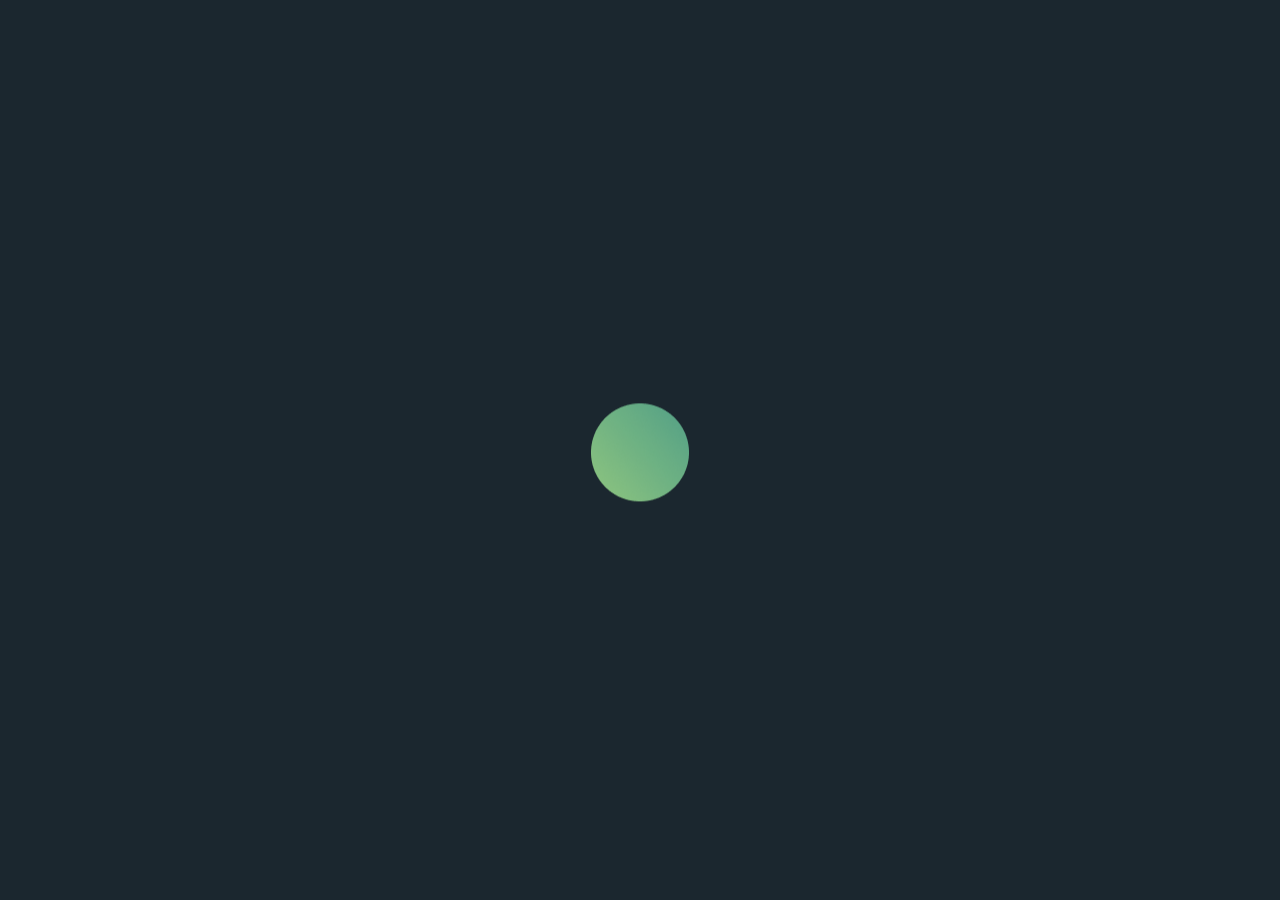
<file: index.html>
<!DOCTYPE html>
<html lang="en">

<head>
  <meta charset="UTF-8" />
  <meta name="viewport" content="width=device-width, initial-scale=1.0" />
  <link rel="stylesheet" href="css/style.css" />
  <title>Elisi</title>
</head>

<body>
  <!-- Loader -->
  <div class="container">
    <div class="loader">
      <img class="loader1" src="assets/loader1.png" alt="" />
      <img class="loader2" src="assets/loader2.png" alt="" />
      <img class="loader3" src="assets/loader3.png" alt="" />
      <img class="loader4" src="assets/loader4.png" alt="" />
    </div>
    <h1 class="title-login">Elisi</h1>
    <div class="content">
      <div class="form-login">
        <form>

          <div class="username">
            <label>Username</label>
            <input type="text" />
          </div>
          <div class="password">
            <label>Password</label>
            <input class="inputPw" type="password" />
          </div>

          <a class="btn-login" href="page/intropage.html">Login</a>

        </form>
      </div>
    </div>
  </div>
  <script src="https://cdnjs.cloudflare.com/ajax/libs/gsap/3.9.1/gsap.min.js"></script>

  <script src="js/index.js"></script>
</body>

</html>
</file>
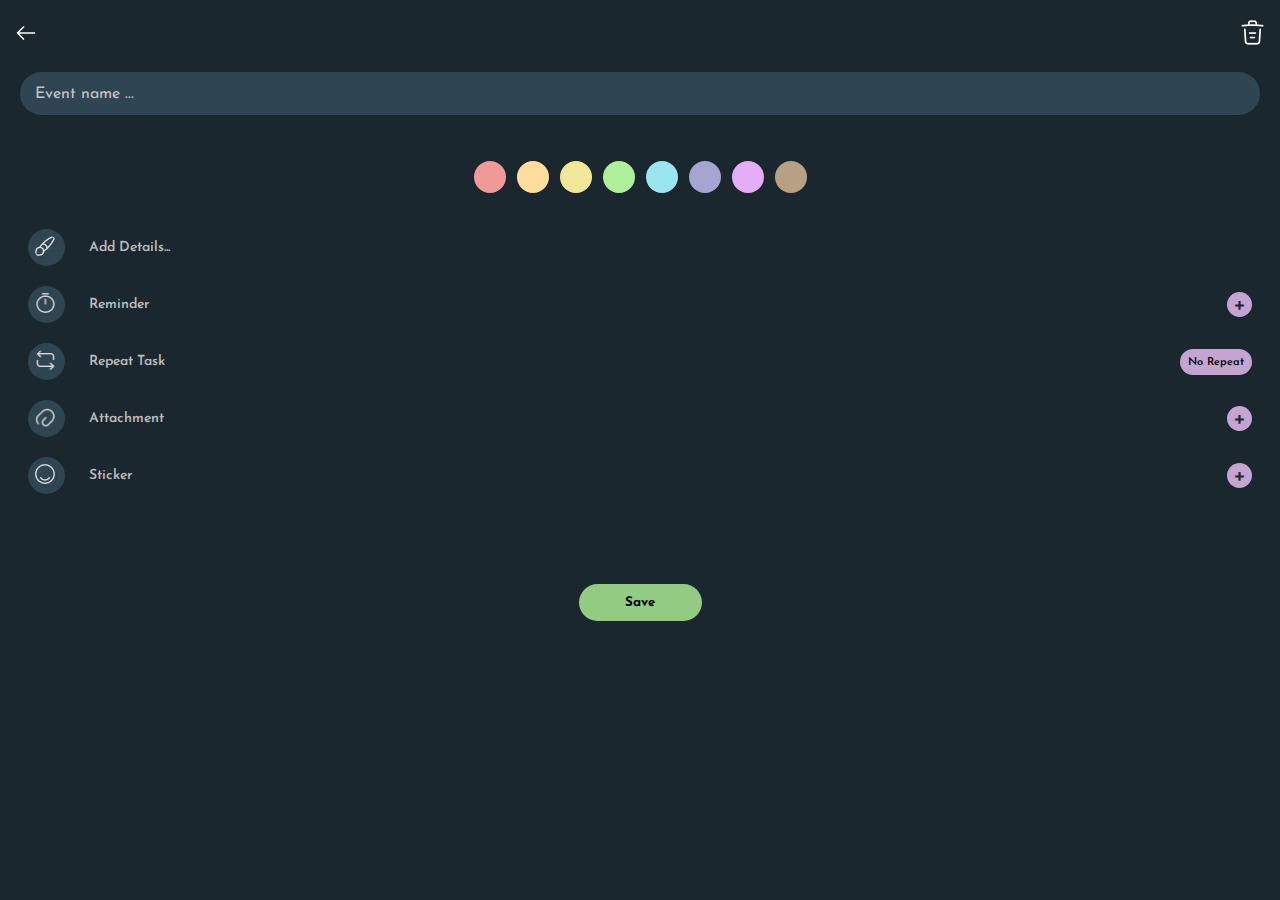
<file: page/event.html>
<!DOCTYPE html>
<html lang="en">

<head>
  <meta charset="UTF-8" />
  <meta name="viewport" content="width=device-width, initial-scale=1.0" />
  <link rel="stylesheet" href="../css/event.css" />
  <title>Elisi</title>
</head>

<body>
  <div class="page-wrapper">
    <div class="btn-top">
      <button>
        <img src="../assets/arrowleft.png" alt="" />
      </button>
      <button>
        <img src="../assets/Trash.png" alt="" />
      </button>
    </div>
    <div class="search-bar">
      <input id="event-name-input" type="text" placeholder="Event name ..." />
    </div>
    <div class="color-ellipse">
      <div class="ellipse-1" style="background-color: #f09999" onclick="sendColor(this)"></div>
      <div class="ellipse-2" style="background-color: #ffdd9a" onclick="sendColor(this)"></div>
      <div class="ellipse-3" style="background-color: #f0e799" onclick="sendColor(this)"></div>
      <div class="ellipse-4" style="background-color: #aef099" onclick="sendColor(this)"></div>
      <div class="ellipse-5" style="background-color: #99e6f0" onclick="sendColor(this)"></div>
      <div class="ellipse-6" style="background-color: #a4a6d0" onclick="sendColor(this)"></div>
      <div class="ellipse-7" style="background-color: #e4aef7" onclick="sendColor(this)"></div>
      <div class="ellipse-8" style="background-color: #b8a083" onclick="sendColor(this)"></div>
    </div>
    <!-- Detail -->
    <div class="event">
      <div class="detail">
        <img class="icon-event" src="../assets/Icon detail.png" alt="" />
        <input class="title-event" placeholder="Add Details..."></input>
      </div>
      <!-- <div class="event-detail">
          <div class="detail">
            <img class="icon-event" src="../assets/Icon subtask.png" alt="" />
            <p class="title-event">Subtask</p>
          </div>
          <button class="btn-add">+</button>
        </div> -->
      <div class="event-detail">
        <div class="detail">
          <img class="icon-event" src="../assets/Icon reminder.png" alt="" />
          <p class="title-event">Reminder</p>
        </div>
        <button id="reminder-btn" class="btn-add">+</button>
        <div id="reminder-modal" class="modal">
          <div id="time-input" class="time-input">
            <div class="time-content">
              <input id="hour-input" type="number" min="0" max="23" step="1" value="00">
              <span>:</span>
              <input id="minute-input" type="number" min="0" max="59" step="1" value="00">
            </div>
          </div>
          <div class="btn-time"><button>Submit</button></div>
        </div>
      </div>
      <div class="event-detail">
        <div class="detail">
          <img class="icon-event" src="../assets/Icon repeat.png" alt="" />
          <p class="title-event">Repeat Task</p>
        </div>
        <button class="btn-repeat">No Repeat</button>
      </div>
      <div class="event-detail">
        <div class="detail">
          <img class="icon-event" src="../assets/Icon attachment.png" alt="" />
          <p class="title-event">Attachment</p>
        </div>
        <button class="btn-add">+</button>
      </div>
      <div class="event-detail">
        <div class="detail">
          <img class="icon-event" src="../assets/Icon sticker.png" alt="" />
          <p class="title-event">Sticker</p>
        </div>
        <button class="btn-add">+</button>
      </div>
    </div>
    <button id="save-btn" class="btn-save">Save</button>
  </div>
  <script src="../js/event.js"></script>
</body>

</html>
</file>
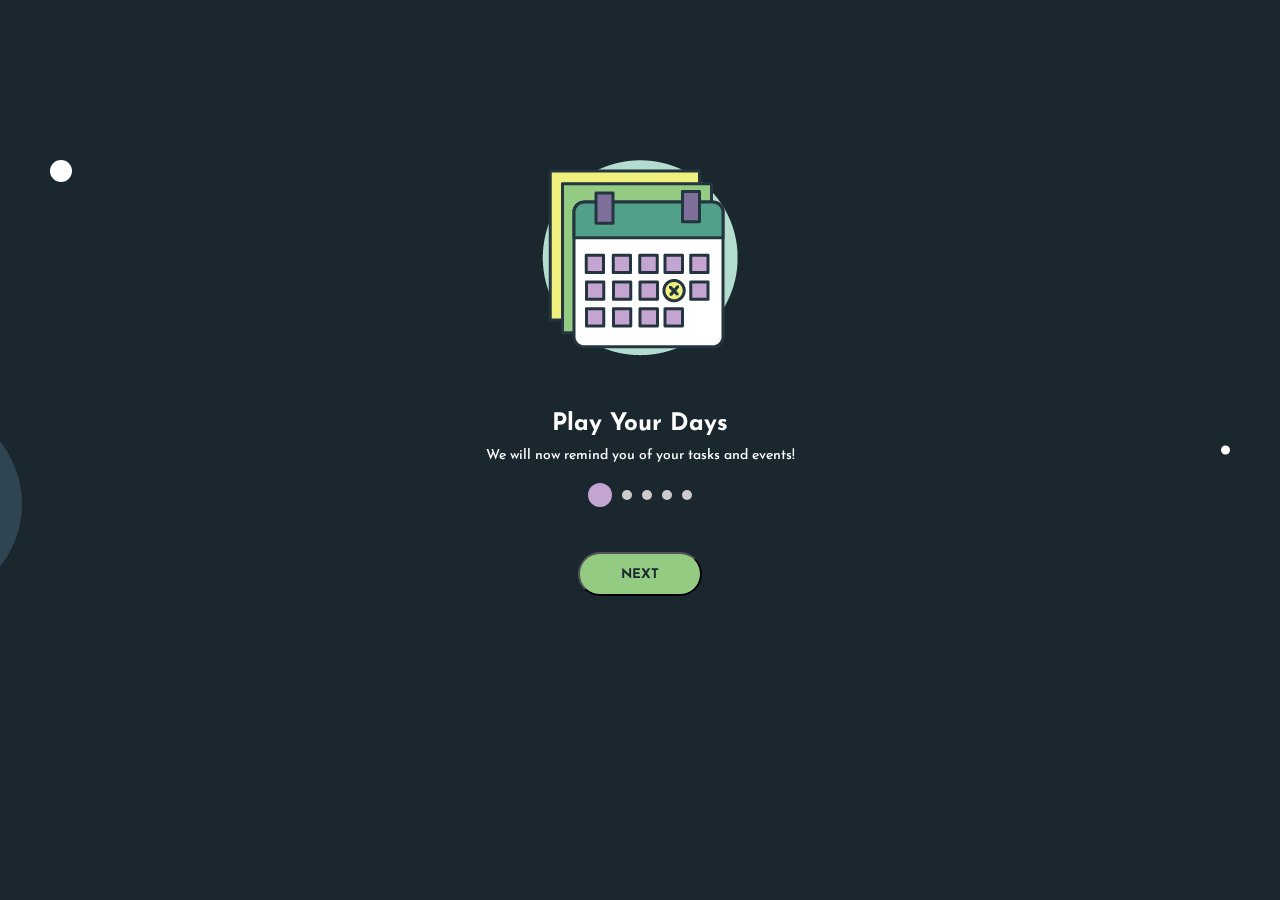
<file: page/intropage.html>
<!DOCTYPE html>
<html lang="en">
  <head>
    <meta charset="UTF-8" />
    <meta name="viewport" content="width=device-width, initial-scale=1.0" />
    <link rel="stylesheet" href="../css/intro.css" />
    <title>Elise</title>
  </head>
  <body>
    <div class="intro-section intro1 active">
      <div class="circle top-right"></div>
      <div class="circle middle-left"></div>
      <div class="circle small-top-left"></div>
      <div class="circle small-middle-right"></div>
      <div class="content">
        <img src="../assets/intro1.png" alt="" />
        <div class="intro-title">
          <h1>Play Your Days</h1>
          <p>We will now remind you of your tasks and events!</p>
        </div>
        <div class="intro-circles">
          <div class="circle-indicator active"></div>
          <div class="circle-indicator"></div>
          <div class="circle-indicator"></div>
          <div class="circle-indicator"></div>
          <div class="circle-indicator"></div>
        </div>
        <button class="btn-next">Next</button>
      </div>
    </div>
    <div class="intro-section intro2">
      <div class="circle top-right"></div>
      <div class="circle middle-left"></div>
      <div class="circle small-top-left"></div>
      <div class="circle small-middle-right"></div>
      <div class="content">
        <img src="../assets/intro2.png" alt="" />
        <div class="intro-title">
          <h1>Write Down Your Notes</h1>
          <p>You can also write your important notes and upload attachments!</p>
        </div>
        <div class="intro-circles">
          <div class="circle-indicator"></div>
          <div class="circle-indicator active"></div>
          <div class="circle-indicator"></div>
          <div class="circle-indicator"></div>
          <div class="circle-indicator"></div>
        </div>
        <button class="btn-next">Next</button>
      </div>
    </div>
    <div class="intro-section intro3">
      <div class="circle top-right"></div>
      <div class="circle middle-left"></div>
      <div class="circle small-top-left"></div>
      <div class="circle small-middle-right"></div>
      <div class="content">
        <img src="../assets/intro3.png" alt="" />
        <div class="intro-title">
          <h1>Track Your Habits</h1>
          <p>Build your own good habits and track them with us!</p>
        </div>
        <div class="intro-circles">
          <div class="circle-indicator"></div>
          <div class="circle-indicator"></div>
          <div class="circle-indicator active"></div>
          <div class="circle-indicator"></div>
          <div class="circle-indicator"></div>
        </div>
        <button class="btn-next">Next</button>
      </div>
    </div>
    <div class="intro-section intro4">
      <div class="circle top-right"></div>
      <div class="circle middle-left"></div>
      <div class="circle small-top-left"></div>
      <div class="circle small-middle-right"></div>
      <div class="content">
        <img src="../assets/intro4.png" alt="" />
        <div class="intro-title">
          <h1>Manage Your Expenses</h1>
          <p>We can also help you manage your budget!</p>
        </div>
        <div class="intro-circles">
          <div class="circle-indicator"></div>
          <div class="circle-indicator"></div>
          <div class="circle-indicator"></div>
          <div class="circle-indicator active"></div>
          <div class="circle-indicator"></div>
        </div>
        <button class="btn-next">Next</button>
      </div>
    </div>
    <div class="intro-section intro5">
      <div class="circle top-right"></div>
      <div class="circle middle-left"></div>
      <div class="circle small-top-left"></div>
      <div class="circle small-middle-right"></div>
      <div class="content">
        <img src="../assets/intro5.png" alt="" />
        <div class="intro-title">
          <h1>Express Your Feelings</h1>
          <p>Don't forget about your mental health as well!</p>
        </div>
        <div class="intro-circles">
          <div class="circle-indicator"></div>
          <div class="circle-indicator"></div>
          <div class="circle-indicator"></div>
          <div class="circle-indicator"></div>
          <div class="circle-indicator active"></div>
        </div>
        <button class="btn-next" onclick="redirectToCalendar()">Finish</button>
      </div>
    </div>
    <script src="https://cdnjs.cloudflare.com/ajax/libs/gsap/3.9.1/gsap.min.js"></script>
    <script src="../js/intro.js"></script>
  </body>
</html>
</file>
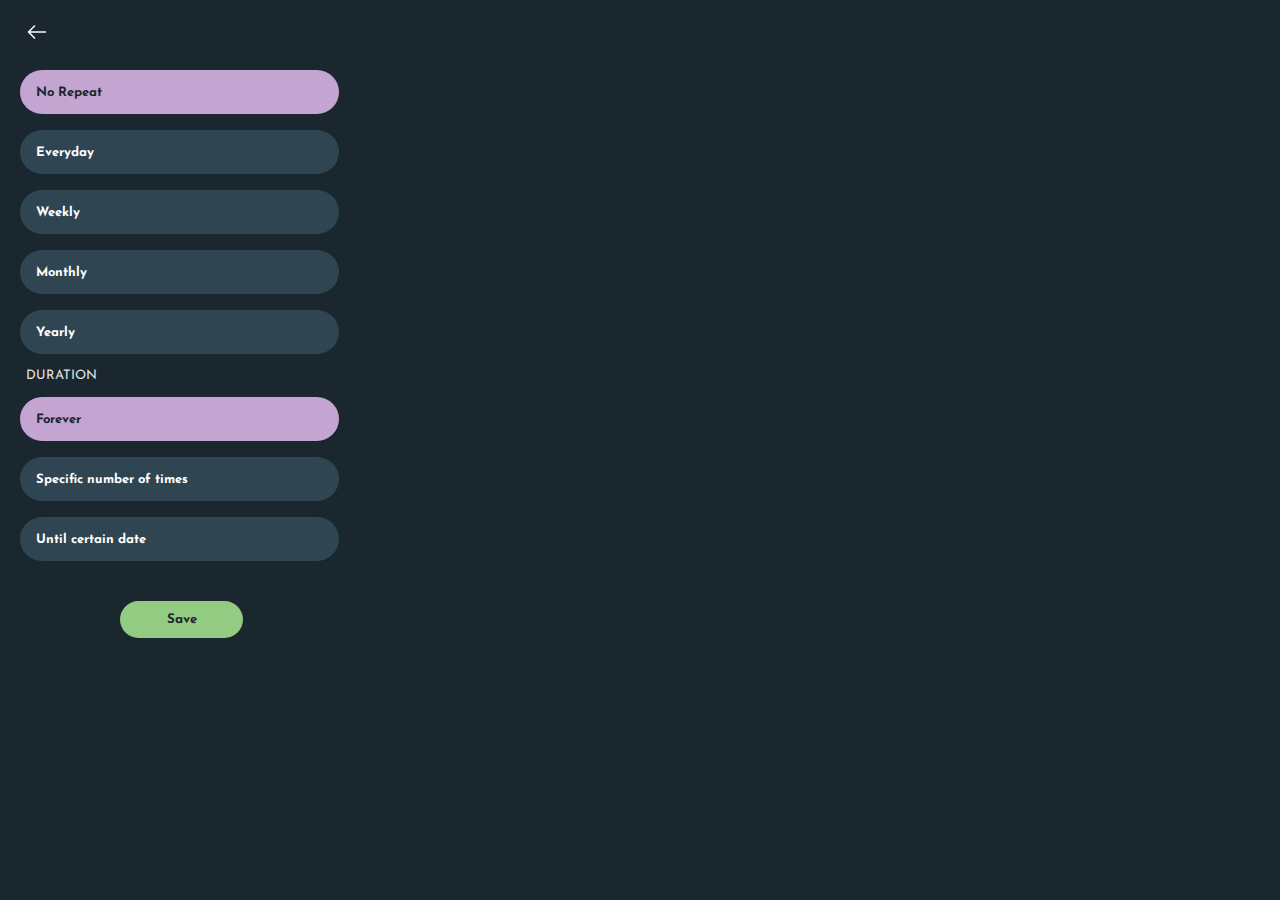
<file: page/repeat.html>
<!DOCTYPE html>
<html lang="en">
  <head>
    <meta charset="UTF-8" />
    <meta name="viewport" content="width=device-width, initial-scale=1.0" />
    <link rel="stylesheet" href="../css/repeat.css" />
    <title>Elisi</title>
  </head>
  <body>
    <div class="container">
      <div class="btn-top">
        <button id="arrow-left-btn">
          <img src="../assets/arrowleft.png" alt="" />
        </button>
      </div>
      <div class="menu-repeat">
        <button class="btn-active">No Repeat</button>
        <button class="btn-repeat">Everyday</button>
        <button class="btn-repeat">Weekly</button>
        <button class="btn-repeat">Monthly</button>
        <button class="btn-repeat">Yearly</button>
      </div>
      <p class="duration">Duration</p>
      <div class="menu-repeat">
        <button class="btn-active">Forever</button>
        <button class="btn-repeat">Specific number of times</button>
        <button class="btn-repeat">Until certain date</button>
      </div>
      <button id="save-btn" class="btn-save">Save</button>
    </div>
    <script>
      // Tombol "arrow left"
      const arrowLeftButton = document.getElementById("arrow-left-btn");

      arrowLeftButton.addEventListener("click", function () {
        window.location.href = "task.html"; // Mengarahkan kembali ke task.html
      });

      // Tombol "save"
      const saveButton = document.getElementById("save-btn");

      saveButton.addEventListener("click", function () {
        window.location.href = "calender.html"; // Mengarahkan ke calender.html
      });
    </script>
  </body>
</html>
</file>
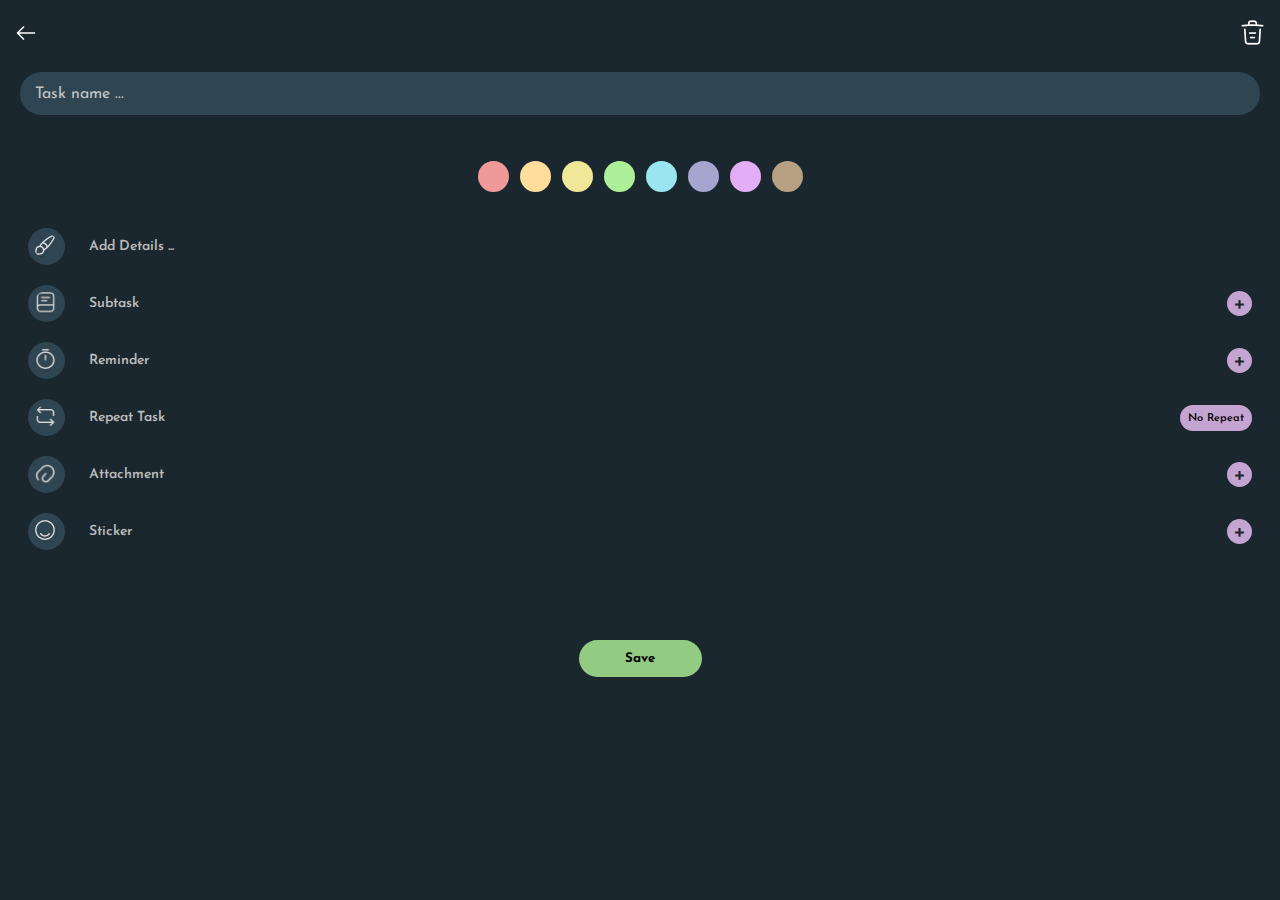
<file: page/task.html>
<!DOCTYPE html>
<html lang="en">
  <head>
    <meta charset="UTF-8" />
    <meta name="viewport" content="width=device-width, initial-scale=1.0" />
    <link rel="stylesheet" href="../css/task.css" />
    <title>Elisi</title>
  </head>
  <body>
    <div class="page-wrapper">
      <div class="btn-top">
        <button>
          <img src="../assets/arrowleft.png" alt="" />
        </button>
        <button>
          <img src="../assets/Trash.png" alt="" />
        </button>
      </div>
      <div class="search-bar">
        <input id="task-name-input" type="text" placeholder="Task name ..." />
      </div>
      <div class="color-ellipse">
        <div class="ellipse-1" style="background-color: #f09999"></div>
        <div class="ellipse-2" style="background-color: #ffdd9a"></div>
        <div class="ellipse-3" style="background-color: #f0e799"></div>
        <div class="ellipse-4" style="background-color: #aef099"></div>
        <div class="ellipse-5" style="background-color: #99e6f0"></div>
        <div class="ellipse-6" style="background-color: #a4a6d0"></div>
        <div class="ellipse-7" style="background-color: #e4aef7"></div>
        <div class="ellipse-8" style="background-color: #b8a083"></div>
      </div>
      <!-- Detail -->
      <div class="task">
        <div class="detail">
          <img class="icon-task" src="../assets/Icon detail.png" alt="" />
          <p class="title-task">Add Details ...</p>
        </div>
        <div class="task-detail">
          <div class="detail">
            <img class="icon-task" src="../assets/Icon subtask.png" alt="" />
            <p class="title-task">Subtask</p>
          </div>
          <button class="btn-add">+</button>
        </div>
        <div class="task-detail">
          <div class="detail">
            <img class="icon-task" src="../assets/Icon reminder.png" alt="" />
            <p class="title-task">Reminder</p>
          </div>
          <button id="reminder-btn" class="btn-add">+</button>
          <div id="reminder-modal" class="modal">
            <div id="time-input" class="time-input">
              <div class="time-content">
                <input id="hour-input" type="number" min="0" max="23" step="1" value="00">
                <span>:</span>
                <input id="minute-input" type="number" min="0" max="59" step="1" value="00">
              </div>
            </div>
            <div class="btn-time"><button>Submit</button></div>
          </div>
        </div>
        <div class="task-detail">
          <div class="detail">
            <img class="icon-task" src="../assets/Icon repeat.png" alt="" />
            <p class="title-task">Repeat Task</p>
          </div>
          <button id="repeat-btn" class="btn-repeat">No Repeat</button>
        </div>
        <div class="task-detail">
          <div class="detail">
            <img class="icon-task" src="../assets/Icon attachment.png" alt="" />
            <p class="title-task">Attachment</p>
          </div>
          <button class="btn-add">+</button>
        </div>
        <div class="task-detail">
          <div class="detail">
            <img class="icon-task" src="../assets/Icon sticker.png" alt="" />
            <p class="title-task">Sticker</p>
          </div>
          <button class="btn-add">+</button>
        </div>
      </div>
      <button id="save-btn" class="btn-save">Save</button>
    </div>
    <script src="../js//task.js"></script>
  </body>
</html>
</file>
<file: css/style.css>
@import url('https://fonts.googleapis.com/css2?family=Josefin+Sans:wght@400;500;600;700&display=swap');

* {
    scroll-behavior: smooth;
    box-sizing: border-box;
    padding: 0;
    margin: 0;
    font-family: 'Josefin Sans', sans-serif;
}

:root {
    --primary-color: #93CB82;
    --background-color: #1B272F;
    --secondary-color: #C4A4D0;
    --bg-secondary-color: #304552;
}

body {
    background-color: var(--background-color);
    min-height: 100vh;
}

@media only screen and (min-width :360px) {
    .container {
        display: flex;
        justify-content: center;
        align-items: center;
        height: 100vh;
        flex-direction: column;
        position: relative;
      }
      
      .loader {
        position: relative;
        display: flex;
        flex-direction: column;
        width: 100%;
        height: 100%;
      }
      
      .loader img {
        position: absolute;
        top: 50%;
        left: 50%;
        transform: translate(-50%, -50%);
      }
      
      .loader2 {
        opacity: 0;
      }
      
      .loader3 {
        opacity: 0;
      }
      
      .loader4 {
        opacity: 0;
      }
      
      .content {
        display: none;
        flex-direction: column;
        text-align: center;
      }
      
      .title-login {
        margin-bottom: 100px;
        display: none;
        font-size: 40px;
        color: white;
        font-weight: 500;

      }
      
      .form-login {
        margin-top: 20px;
      }
      
      .form-login label {
        color: white;
        font-size: 11px;
        text-align: left;
        margin-bottom: 8px;
      }
      
      .form-login input {
        padding: 5px 10px;
        color: #eaeaea;
        width: 292px;
        border-radius: 64px;
        height: 47px;
        border: none;
        background-color: var(--bg-secondary-color);
      }

      .inputPw {
        margin-bottom: 30px;
      }
      
       .btn-login {
        text-decoration: none;
        padding: 18px 40px;
        /* width: 120px; */
        /* height: 39px; */
        border-radius: 64px;
        background-color: var(--primary-color);
        text-transform: uppercase;
        font-weight: bold;
        color: var(--background-color);
      }

      .form-login form div {
        display: flex;
        flex-direction: column;
        margin-bottom: 24px;
      }

      /* Intro Page */

      
}
</file>
<file: css/event.css>
@import url('https://fonts.googleapis.com/css2?family=Josefin+Sans:wght@400;500;600;700&display=swap');

* {
  scroll-behavior: smooth;
  box-sizing: border-box;
  padding: 0;
  margin: 0;
  font-family: 'Josefin Sans', sans-serif;
}

:root {
  --primary-color: #93CB82;
  --background-color: #1B272F;
  --secondary-color: #C4A4D0;
  --bg-secondary-color: #304552;
}

body {
  background-color: var(--background-color);
  min-height: 100vh;
}

button {
  cursor: pointer;
  border: none;
  outline: none;
}

@media only screen and (min-width: 360px) {
  .page-wrapper {
    display: flex;
    flex-direction: column;
    justify-content: center;
    padding: 19px 14px;
  }

  .btn-top {
    display: flex;
    margin-bottom: 23px;
    justify-content: space-between;
  }

  .btn-top button {
    background-color: var(--background-color);
    color: white;
  }

  .search-bar {
    padding: 0 6px;
    margin-bottom: 46px;
  }

  .search-bar input {
    color: white;
    background-color: var(--bg-secondary-color);
    outline: none;
    border: none;
    font-size: medium;
    width: 100%;
    border-radius: 50px;
    padding: 13.5px 15px;
  }

  .search-bar input::placeholder {
    color: #c5c5c5;
  }

  .color-ellipse {
    padding: 0 14px;
    display: flex;
    gap: 11px;
    justify-content: center;
    align-items: center;
  }

  .color-ellipse div {
    position: relative;
    width: 32px;
    height: 32px;
    border-radius: 50%;
    /* background-color: #f09999; */
  }

  .color-ellipse div::before,
  .color-ellipse div::after {
    content: '';
    position: absolute;
    top: 50%;
    left: 50%;
    transform: translate(-50%, -50%);
    border-radius: 50%;
  }

  .color-ellipse div::before {
    /* width: 80%;
      height: 80%; */
    /* background-color: #000; */
    z-index: 1;
  }

  .color-ellipse div::after {
    /* width: 60%;
      height: 60%; */
    background-color: var(--bg-secondary-color);
    z-index: 2;
  }

  .color-ellipse div.clicked::after {
    width: 50%;
    height: 50%;
  }

  .color-ellipse div.clicked::before {
    /* width: 70%;
      height: 70%; */
  }

  .event {
    padding: 0 14px;
    margin-top: 36px;
  }

  .detail {
    display: flex;
    align-items: center;
    gap: 24px;
  }

  .icon-event {
    background-color: #304552;
    width: 37px;
    height: 37px;
    padding: 6px;
    border-radius: 100%;
  }

  .title-event {
    border: none;
    background-color: transparent;
    outline: none;
    color: #bcbcbc;
    font-weight: 600;
    line-height: 14px;
    font-size: 14px;
  }

  .title-event::placeholder {
    color: #bcbcbc;
  }

  .event-detail {
    margin-top: 20px;
    display: flex;
    justify-content: space-between;
    align-items: center;
  }

  .btn-add {
    width: 25px;
    height: 25px;
    color: #1b272f;
    background-color: #c4a4d0;
    border-radius: 100%;
    font-size: 24px;
  }

  .btn-repeat {
    background-color: #c4a4d0;
    font-size: 11px;
    color: #000000;
    width: 72px;
    height: 26px;
    border-radius: 44px;
    font-weight: 600;
    padding: 8px;
  }

  .btn-save {
    margin: 90px auto;
    width: 123px;
    height: 37px;
    background-color: #93cb82;
    border-radius: 44px;
    font-weight: 700;
  }

  .modal {
    display: none;
    position: fixed;
    z-index: 1;
    left: 0;
    top: 0;
    width: 100%;
    height: 100%;
    overflow: auto;
    background-color: rgba(0, 0, 0, 0.4);
  }

  .modal-content {
    background-color: #fefefe;
    margin: 60% auto;
    padding: 20px;
    border: 1px solid #888;
    max-width: 300px;
    border-radius: 4px;
  }

  .modal-header {
    display: flex;
    justify-content: space-between;
    align-items: center;
    margin-bottom: 16px;
  }

  .modal-header h2 {
    margin: 0;
  }

  .close {
    cursor: pointer;
  }

  .modal-body {
    margin-bottom: 16px;
  }

  .modal-footer {
    text-align: right;
  }

  .btn-reminder {
    background-color: var(--primary-color);
    color: #000000;
    font-weight: bolf;
    border: none;
    border-radius: 4px;
    padding: 6px 10px;
    font-size: 12px;
    cursor: pointer;
  }

  .time-input {
    z-index: 3;
    position: absolute;
    top: 40%;
    /* left: 30%; */
    display: flex;
    width: 100%;
    /* padding: 20px; */
    justify-content: center;
  }

  .time-content {
    padding: 20px 40px;
    border-radius: 20px;
    background-color: var(--bg-secondary-color);
    z-index: 3;
  }

  .time-content input {
    z-index: 3;
    color: white;
    background-color: transparent;
    border: navajowhite;
    text-align: center;
    margin: 0;
    outline: none;
    font-size: 60px;
    touch-action: manipulation;
  }

  .time-content span {
    color: white;
    font-size: 60px;
  }

  .time-content input[type="number"]::-webkit-inner-spin-button,
  .time-content input[type="number"]::-webkit-outer-spin-button {
    -webkit-appearance: none;
    margin: 0;
  }

  .btn-time {
    z-index: 3;
    position: absolute;
    top: 55%;
    /* left: 30%; */
    display: flex;
    width: 100%;
    /* padding: 20px; */
    justify-content: center;
  }

  .btn-time button {
    padding: 10px 20px;
    border-radius: 20px;
  }

}
</file>
<file: css/intro.css>
@import url('https://fonts.googleapis.com/css2?family=Josefin+Sans:wght@400;500;600;700&display=swap');

* {
    scroll-behavior: smooth;
    box-sizing: border-box;
    padding: 0;
    margin: 0;
    font-family: 'Josefin Sans', sans-serif;
}

:root {
    --primary-color: #93CB82;
    --background-color: #1B272F;
    --secondary-color: #C4A4D0;
    --bg-secondary-color: #304552;
}

body {
    background-color: var(--background-color);
    min-height: 100vh;
}



@media only screen and (min-width: 360px) {
  .intro-section {
  position: absolute;
  width: 100%;
  height: 100vh;
  overflow: hidden;
  display: none;
}

.intro-circles {
  display: flex;
  justify-content: center;
  margin-top: 20px;
  align-items: center;
}

.circle-indicator {
  width: 10px;
  height: 10px;
  border-radius: 50%;
  background-color: #CCCCCC;
  margin: 0 5px;
  opacity: 1;
}

.circle-indicator.active {
  width: 24px;
  height: 24px;
  opacity: 1;
  background-color: var(--secondary-color);
}


.intro1.active {
  display: block;
}

.circle {
  position: absolute;
  border-radius: 50%;
  background-color: var(--bg-secondary-color);
  transform: scale(0);
}

.content {
  position: relative;
  z-index: 1;
  padding: 20px;
  text-align: center;
  color: #000000;
}

.content img {
  margin-top: 140px;
}

.intro-title {
  margin-top: 52px;
}

.intro-title h1 {
  color: white;
  font-size: 24px;
  font-weight: 700;
  margin-bottom: 12px;
}

.intro-title p {
  color: white;
  font-size: 14px;
  font-weight: 500;
  padding: 0 70px;
}

.btn-next {
  background-color: var(--primary-color);
  color: var(--background-color);
  text-transform: uppercase;
  width: 124px;
  height: 44px;
  border-radius: 41px;
  font-weight: bold;
  margin-top: 45px;
  cursor: pointer;
}

.intro-section.intro1 .top-right {
  transform: scale(1);
}

.intro-section.intro1 .middle-left {
  transform: scale(1);
}
.intro-section.intro1 .small-top-left {
  transform: scale(1);
}

  .top-right {
    top: -10%;
    right: -10%;
    width: 200px;
    height: 200px;
  }

  .middle-left {
    top: 40%;
    left: -12%;
    width: 200px;
    height: 200px;
  }

  .small-top-left {
    top: 160px;
    left: 50px;
    width: 22px;
    height: 22px;
    background-color: white;
  }

  .small-middle-right {
    top: 50%;
    right: 50px;
    transform: translateY(-50%);
    width: 9px;
    height: 9px;
    background-color: white;
  }
}
</file>
<file: css/repeat.css>
@import url('https://fonts.googleapis.com/css2?family=Josefin+Sans:wght@400;500;600;700&display=swap');

* {
  scroll-behavior: smooth;
  box-sizing: border-box;
  padding: 0;
  margin: 0;
  font-family: 'Josefin Sans', sans-serif;
}

:root {
  --primary-color: #93CB82;
  --background-color: #1B272F;
  --secondary-color: #C4A4D0;
  --bg-secondary-color: #304552;
}

body {
    background-color: var(--background-color);
    min-height: 100vh;
    font-family: Arial, sans-serif;
  }

  @media only screen and (min-width: 360px) {
    .container {
        padding: 20px 0;
    }

    .btn-top {
      display: flex;
      margin: 0 25px;
      margin-bottom: 23px;
      justify-content: space-between;
    }
  
    .btn-top button {
      background-color: transparent;
      color: white;
      border: none;
    outline: none;
    }

    .menu-repeat {
        display: flex;
        flex-direction: column;
        gap: 16px;
    }

    .btn-repeat {
        color: #ffffff;
        font-weight: 500;
        border: none;
        background-color: #304552;
        margin-bottom: 20px;
        width: 319px;
        height: 44px;
        border-radius: 40px;
        margin: 0 20px;
        text-align: left;
        padding: 0 16px;
        font-weight: 700;
        font-size: 13px;
    }

    .btn-active {
        color: #1B272F;
        font-weight: 500;
        border: none;
        background-color: #C4A4D0;
        margin-bottom: 20px;
        width: 319px;
        height: 44px;
        border-radius: 40px;
        margin: 0 20px;
        text-align: left;
        padding: 0 16px;
        font-weight: 700;
        font-size: 13px;
    }
    .btn-save {
      border: none;
        position: fixed;
        background-color: var(--primary-color);
        width: 123px;
        height: 37px;
        color: #1B272F;
        border-radius: 44px;
        font-weight: 700;
        margin: 40px 120px;
    }

    .duration {
        font-size: 13px;
        color: #E3E3E3;
        line-height: 13px;
        margin: 15px 26px;
        text-transform: uppercase;
    }
  }
</file>
<file: css/task.css>
@import url('https://fonts.googleapis.com/css2?family=Josefin+Sans:wght@400;500;600;700&display=swap');

* {
    scroll-behavior: smooth;
    box-sizing: border-box;
    padding: 0;
    margin: 0;
    font-family: 'Josefin Sans', sans-serif;
}

:root {
    --primary-color: #93CB82;
    --background-color: #1B272F;
    --secondary-color: #C4A4D0;
    --bg-secondary-color: #304552;
}

body {
    background-color: var(--background-color);
    min-height: 100vh;
}

button{
  cursor: pointer;
    border: none;
    outline: none;
}

@media only screen and (min-width: 360px) {
    .page-wrapper {
      display: flex;
      flex-direction: column;
      justify-content: center;
      padding: 19px 14px;
    }
  
    .btn-top {
      display: flex;
      margin-bottom: 23px;
      justify-content: space-between;
    }
  
    .btn-top button {
      background-color: var(--background-color);
      color: white;
    }
  
    .search-bar {
      padding: 0 6px;
      margin-bottom: 46px;
    }
  
    .search-bar input {
      color: white;
      background-color: var(--bg-secondary-color);
      outline: none;
      border: none;
      font-size: medium;
      width: 100%;
      border-radius: 50px;
      padding: 13.5px 15px;
    }
  
    .search-bar input::placeholder {
      color: #c5c5c5;
    }
  
    .color-ellipse {
      padding: 0 14px;
      display: flex;
      gap: 11px;
      justify-content: center;
      align-items: center;
    }
  
    .color-ellipse div {
      width: 31px;
      height: 31px;
      border-radius: 100%;
    }
  
    .task {
      padding: 0 14px;
      margin-top: 36px;
    }
  
    .detail {
      display: flex;
      align-items: center;
      gap: 24px;
      /* margin-bottom: 18px; */
    }
  
    .icon-task {
      background-color: #304552;
      width: 37px;
      height: 37px;
      padding: 6px;
      border-radius: 100%;
    }
  
    .title-task {
      color: #bcbcbc;
      font-weight: 600;
      line-height: 14px;
      font-size: 14px;
    }
  
    .task-detail {
      margin-top: 20px;
      display: flex;
      justify-content: space-between;
      align-items: center;
    }
  
    .btn-add {
      width: 25px;
      height: 25px;
      color: #1b272f;
      background-color: #c4a4d0;
      border-radius: 100%;
      font-size: 24px;
    }
  
    .btn-repeat {
      background-color: #c4a4d0;
      font-size: 11px;
      color: #000000;
      width: 72px;
      height: 26px;
      border-radius: 44px;
      font-weight: 600;
      padding: 8px;
    }
  
    .btn-save {
      margin: 90px auto;
      width: 123px;
      height: 37px;
      background-color: #93cb82;
      border-radius: 44px;
      font-weight: 700;
    }
    .modal {
        display: none;
        position: fixed;
        z-index: 1;
        left: 0;
        top: 0;
        width: 100%;
        height: 100%;
        overflow: auto;
        background-color: rgba(0, 0, 0, 0.4);
      }
      
      .modal-content {
        background-color: #fefefe;
        margin: 60% auto;
        padding: 20px;
        border: 1px solid #888;
        max-width: 300px;
        border-radius: 4px;
      }
      
      .modal-header {
        display: flex;
        justify-content: space-between;
        align-items: center;
        margin-bottom: 16px;
      }
      
      .modal-header h2 {
        margin: 0;
      }
      
      .close {
        cursor: pointer;
      }
      
      .modal-body {
        margin-bottom: 16px;
      }
      
      .modal-footer {
        text-align: right;
      }
      
      .btn-reminder {
        background-color: var(--primary-color);
        color: #000000;
        font-weight: bolf;
        border: none;
        border-radius: 4px;
        padding: 6px 10px;
        font-size: 12px;
        cursor: pointer;
      }

      .time-input {
        z-index: 3;
        position: absolute;
        top: 40%;
        /* left: 30%; */
        display: flex;
        width: 100%;
        /* padding: 20px; */
        justify-content: center;
      }
    
      .time-content {
        padding: 20px 40px;
        border-radius: 20px;
        background-color: var(--bg-secondary-color);
        z-index: 3;
      }
    
      .time-content input {
        z-index: 3;
        color: white;
        background-color: transparent;
        border: navajowhite;
        text-align: center;
        margin: 0;
        outline: none;
        font-size: 60px;
        touch-action: manipulation;
      }
    
      .time-content span {
        color: white;
        font-size: 60px;
      }
    
      .time-content input[type="number"]::-webkit-inner-spin-button,
      .time-content input[type="number"]::-webkit-outer-spin-button {
        -webkit-appearance: none;
        margin: 0;
      }
    
      .btn-time {
        z-index: 3;
        position: absolute;
        top: 55%;
        /* left: 30%; */
        display: flex;
        width: 100%;
        /* padding: 20px; */
        justify-content: center;
      }
    
      .btn-time button {
        padding: 10px 20px;
        border-radius: 20px;
      }
      
  }
</file>
